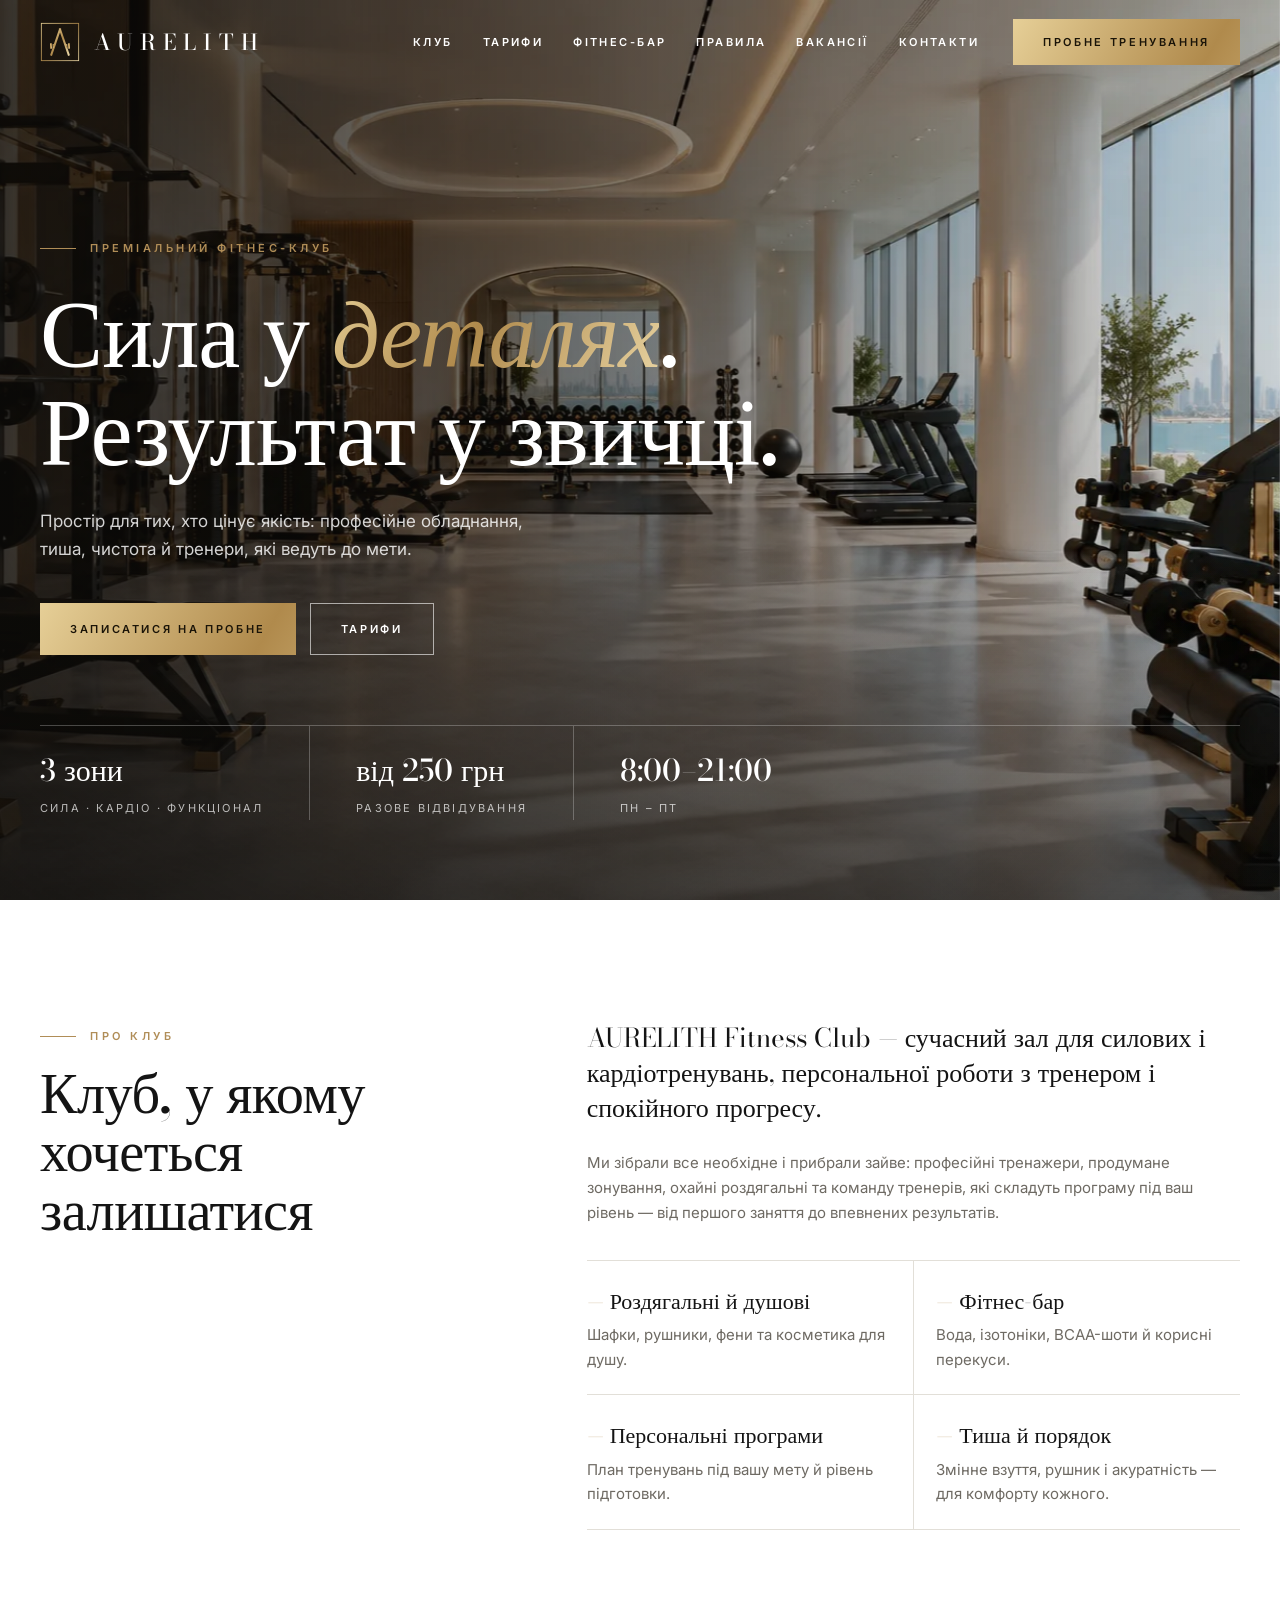
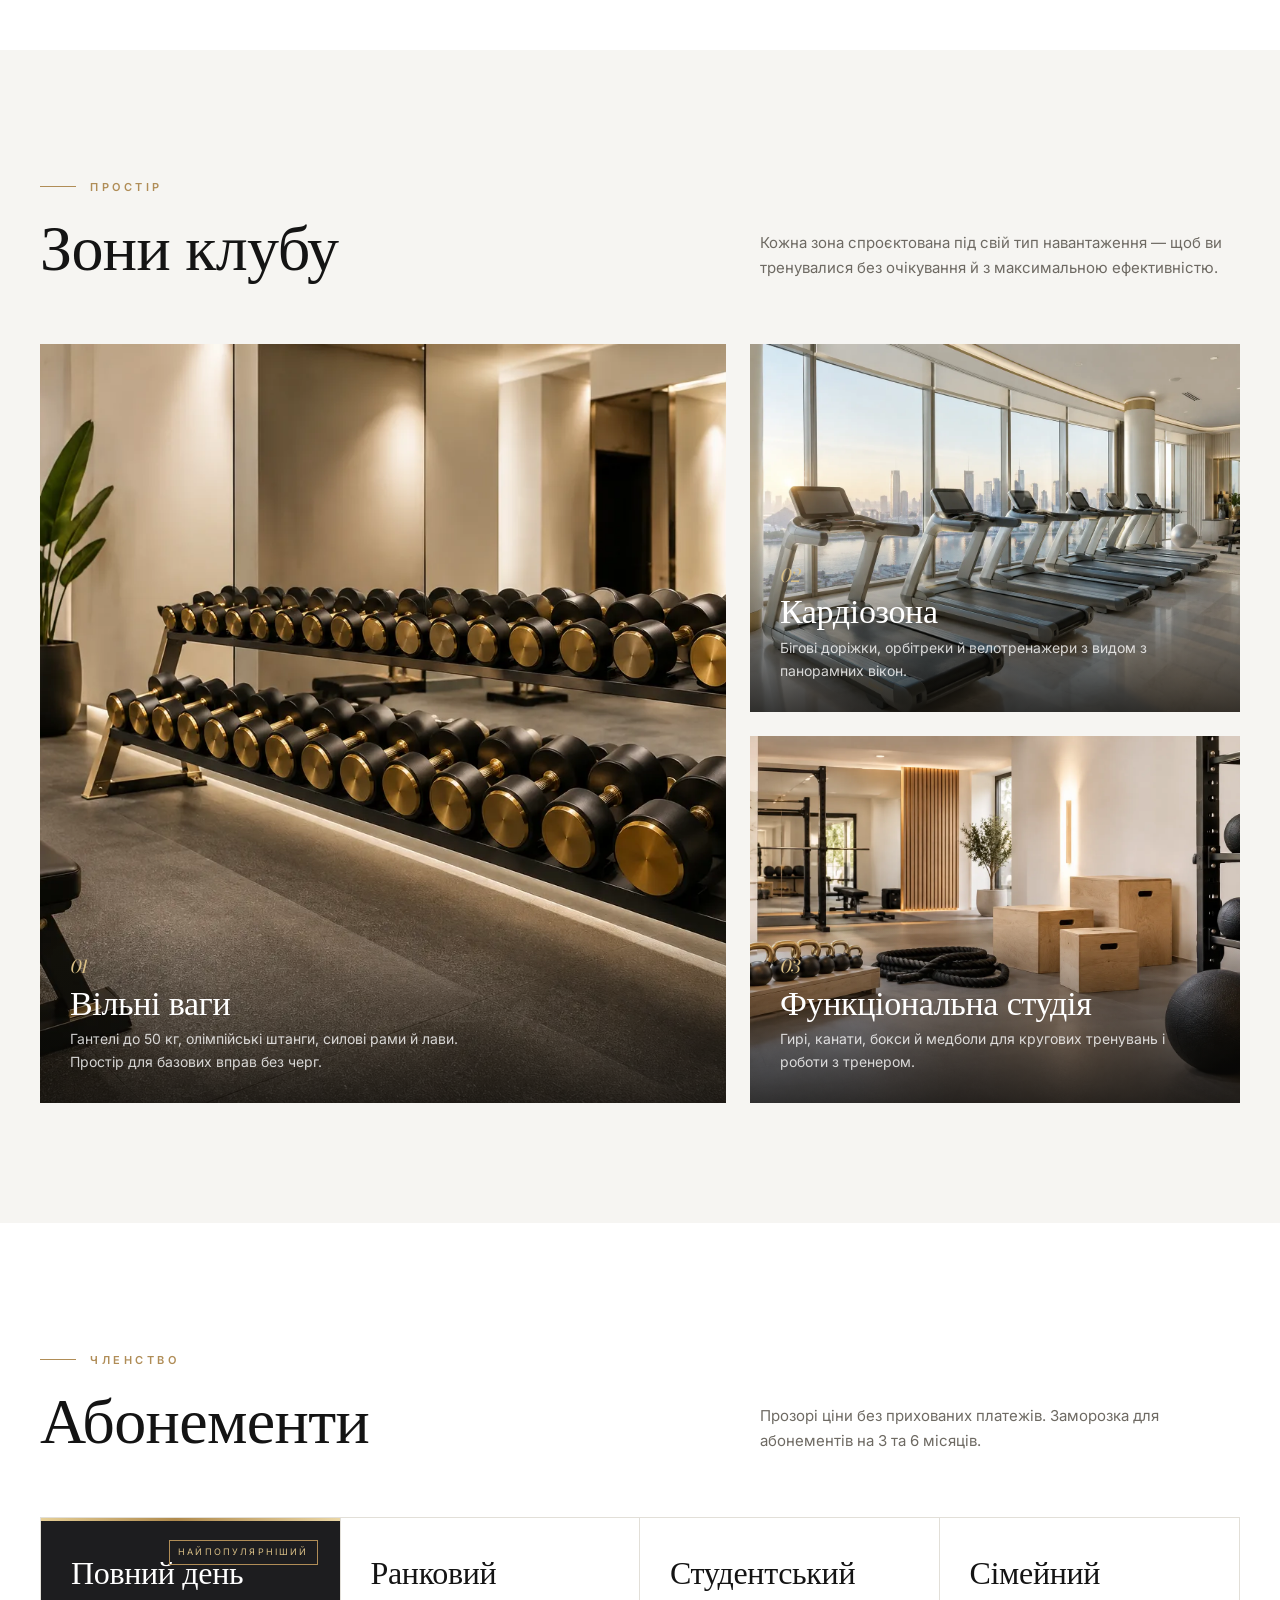
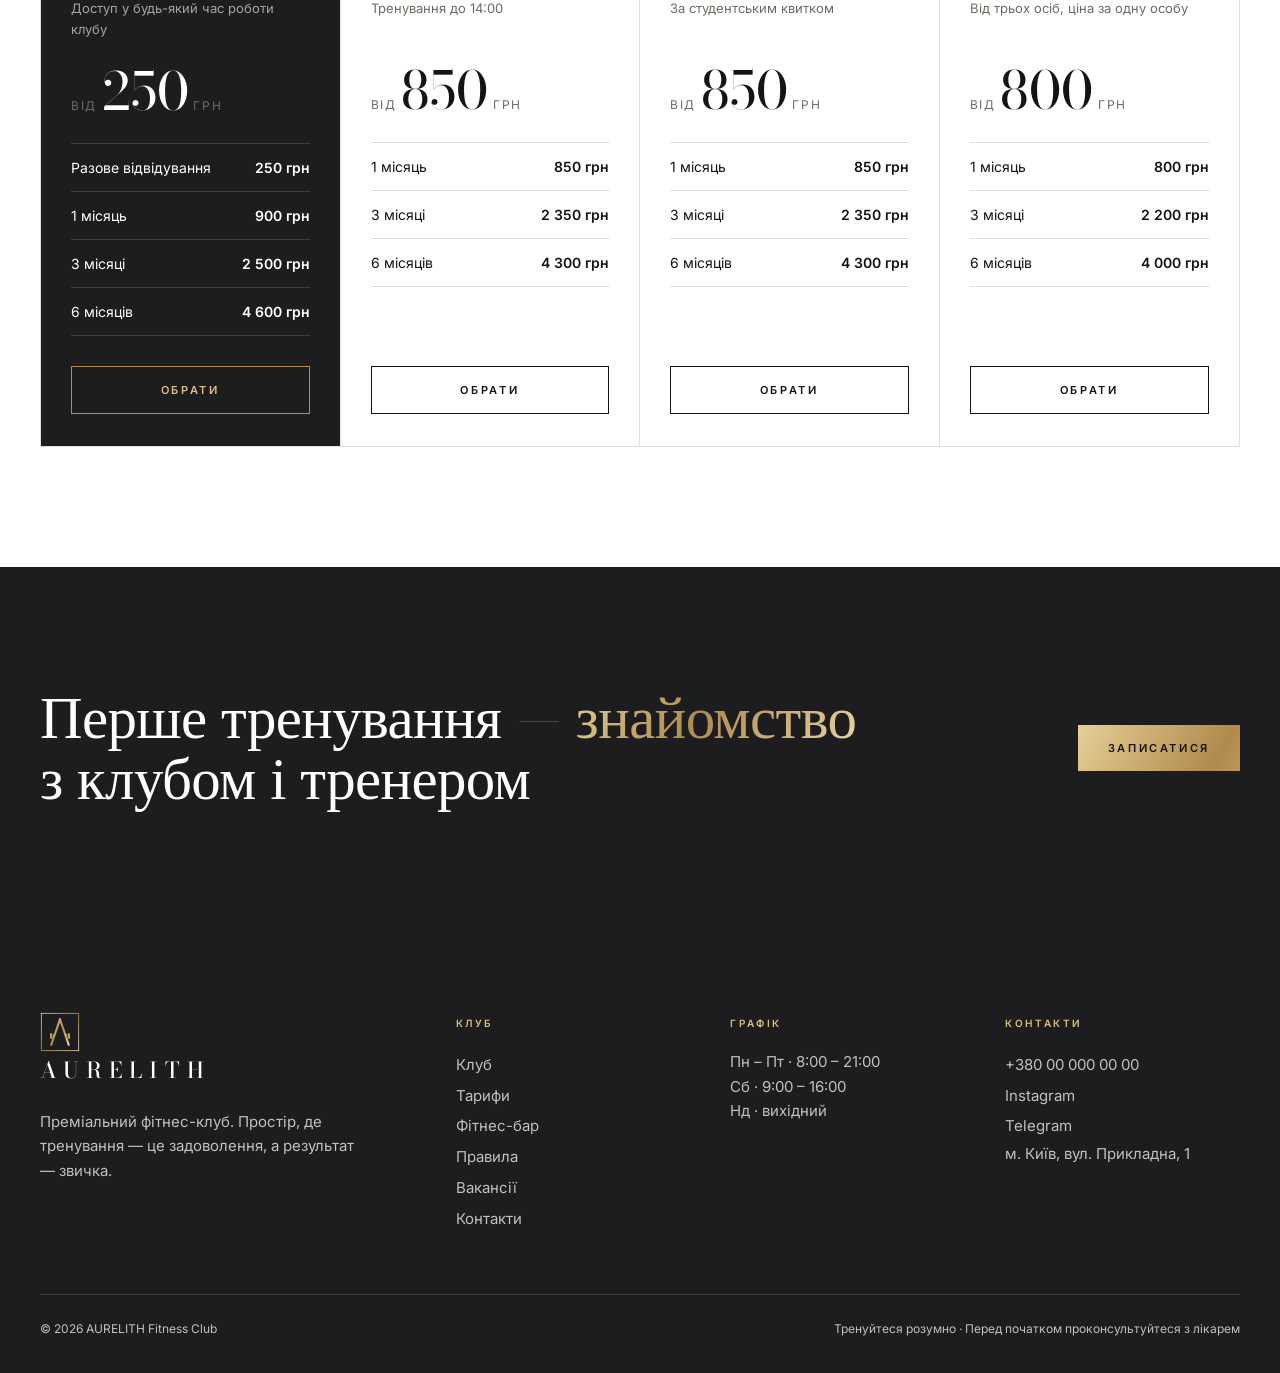
<file: index.html>
<!DOCTYPE html>
<html lang="uk">
<head>
<meta charset="UTF-8">
<meta name="viewport" content="width=device-width, initial-scale=1.0">
<title>AURELITH Fitness Club — преміальний фітнес-клуб</title>
<meta name="description" content="AURELITH — преміальний фітнес-клуб: зона вільних ваг, кардіо, функціональна студія, персональні тренування. Абонементи від 250 грн. Запишіться на пробне тренування.">
<meta property="og:title" content="AURELITH Fitness Club">
<meta property="og:description" content="Сила у деталях. Результат — у звичці. Запишіться на пробне тренування.">
<meta property="og:image" content="assets/img/hero.webp">
<meta name="theme-color" content="#141414">
<link rel="icon" href="assets/favicon.svg" type="image/svg+xml">
<link rel="preconnect" href="https://fonts.googleapis.com">
<link rel="preconnect" href="https://fonts.gstatic.com" crossorigin>
<link href="https://fonts.googleapis.com/css2?family=Bodoni+Moda:ital,opsz,wght@0,6..96,400;0,6..96,500;1,6..96,500&family=Inter:wght@400;500;600&display=swap" rel="stylesheet">
<link rel="stylesheet" href="css/style.css">
</head>
<body>
<div id="app"></div>
<noscript><p style="padding:24px;font-family:sans-serif">Увімкніть JavaScript, щоб переглянути сайт.</p></noscript>
<script type="module" src="js/app.js"></script>
</body>
</html>
</file>
<file: css/style.css>
:root {
  --white: #FFFFFF; --paper: #F6F5F2; --stone: #ECEAE5; --line: #E2DFD8; --ink: #141414; --graphite: #1D1D1F; --muted: #6E6A63;
  --gold: #B08D57; --gold-l: #D9BF86; --gold-grad: linear-gradient(120deg, #E6CF97 0%, #B08A4C 45%, #EBD7A6 100%);
  --serif: 'Bodoni Moda', 'Didot', Georgia, serif; --sans: 'Inter', system-ui, -apple-system, 'Segoe UI', sans-serif; --ease: cubic-bezier(.2, .7, .2, 1);
}
* { box-sizing: border-box; }
html { scroll-behavior: smooth; }
body { margin: 0; background: var(--white); color: var(--ink); font-family: var(--sans); font-size: 15px; line-height: 1.65; -webkit-font-smoothing: antialiased; }
img { display: block; max-width: 100%; }
a { color: inherit; }
button { font-family: inherit; cursor: pointer; color: inherit; }
h1, h2, h3 { font-family: var(--serif); font-weight: 500; line-height: 1.04; margin: 0; letter-spacing: -.01em; }
.container { max-width: 1320px; margin: 0 auto; padding: 0 40px; }
.kicker { font-size: 11px; letter-spacing: .32em; text-transform: uppercase; font-weight: 600; color: var(--gold); display: inline-flex; align-items: center; gap: 14px; }
.kicker::before { content: ''; width: 36px; height: 1px; background: var(--gold); }
.muted { color: var(--muted); }
.gold-text { background: var(--gold-grad); -webkit-background-clip: text; background-clip: text; color: transparent; }
.hidden { display: none !important; }

.btn { display: inline-flex; align-items: center; justify-content: center; gap: 10px; padding: 16px 30px; border: 1px solid var(--ink); background: transparent; font-size: 11px; font-weight: 600; letter-spacing: .24em; text-transform: uppercase; text-decoration: none; transition: .25s var(--ease); }
.btn:hover { background: var(--ink); color: #fff; }
.btn-gold { border: 0; background: var(--gold-grad); background-size: 200% 100%; color: #1A1408; }
.btn-gold:hover { background-position: 100% 0; color: #1A1408; }
.btn-light { border-color: rgba(255, 255, 255, .6); color: #fff; } .btn-light:hover { background: #fff; color: var(--ink); }
.btn-block { width: 100%; }

/* шапка */
.header { position: fixed; top: 0; left: 0; right: 0; z-index: 50; transition: background .3s, border-color .3s; border-bottom: 1px solid transparent; }
.header.solid, .header.always { background: rgba(255, 255, 255, .96); backdrop-filter: blur(10px); border-color: var(--line); }
.header .container { display: flex; align-items: center; gap: 34px; height: 84px; }
.brand { display: flex; align-items: center; gap: 14px; text-decoration: none; }
.brand img { width: 40px; height: 40px; }
.brand b { font-family: var(--serif); font-size: 22px; letter-spacing: .32em; font-weight: 500; }
.header:not(.solid):not(.always) .brand b, .header:not(.solid):not(.always) .nav a, .header:not(.solid):not(.always) .burger { color: #fff; }
.nav { display: flex; gap: 30px; margin-left: auto; }
.nav a { text-decoration: none; font-size: 11px; letter-spacing: .22em; text-transform: uppercase; font-weight: 600; position: relative; padding: 6px 0; }
.nav a::after { content: ''; position: absolute; left: 0; right: 100%; bottom: 0; height: 1px; background: var(--gold); transition: right .3s var(--ease); }
.nav a:hover::after, .nav a.on::after { right: 0; }
.burger { display: none; border: 0; background: none; margin-left: auto; width: 44px; height: 44px; }
.burger svg { width: 24px; height: 24px; }

/* герой */
.hero { position: relative; min-height: 100vh; display: flex; align-items: flex-end; color: #fff; overflow: hidden; }
.hero > img { position: absolute; inset: 0; width: 100%; height: 100%; object-fit: cover; transform: scale(1.04); animation: zoom 14s ease-out forwards; }
@keyframes zoom { to { transform: scale(1); } }
.hero::after { content: ''; position: absolute; inset: 0; background: linear-gradient(90deg, rgba(12, 11, 9, .82) 0%, rgba(12, 11, 9, .55) 45%, rgba(12, 11, 9, .1) 100%), linear-gradient(0deg, rgba(12, 11, 9, .55), transparent 40%); }
.hero .container { position: relative; z-index: 1; width: 100%; padding-bottom: 80px; }
.hero h1 { font-size: clamp(54px, 7.4vw, 118px); margin: 26px 0 26px; max-width: 900px; }
.hero h1 em { font-style: italic; }
.hero p { max-width: 520px; font-size: 17px; color: rgba(255, 255, 255, .82); margin: 0 0 40px; }
.hero .actions { display: flex; gap: 14px; flex-wrap: wrap; }
.hero-meta { display: grid; grid-template-columns: repeat(3, auto); justify-content: start; gap: 0; margin-top: 70px; border-top: 1px solid rgba(255, 255, 255, .25); }
.hero-meta div { padding: 20px 46px 0 0; margin-right: 46px; border-right: 1px solid rgba(255, 255, 255, .25); }
.hero-meta div:last-child { border: 0; }
.hero-meta b { display: block; font-family: var(--serif); font-size: 30px; font-weight: 500; }
.hero-meta span { font-size: 11px; letter-spacing: .2em; text-transform: uppercase; color: rgba(255, 255, 255, .7); }

/* секції */
.section { padding: 120px 0; }
.section.paper { background: var(--paper); }
.section.dark { background: var(--graphite); color: #fff; }
.head { display: grid; grid-template-columns: 1fr 1fr; gap: 60px; align-items: end; margin-bottom: 64px; }
.head h2 { font-size: clamp(42px, 5vw, 76px); margin-top: 18px; }
.head p { margin: 0; max-width: 480px; justify-self: end; }
.intro { display: grid; grid-template-columns: 5fr 7fr; gap: 80px; align-items: start; }
.intro h2 { font-size: clamp(40px, 4.4vw, 64px); margin-top: 18px; }
.intro .lead { font-family: var(--serif); font-size: 26px; line-height: 1.35; margin: 0 0 26px; }
.amen { display: grid; grid-template-columns: 1fr 1fr; border-top: 1px solid var(--line); margin-top: 34px; }
.amen div { padding: 22px 22px 22px 0; border-bottom: 1px solid var(--line); }
.amen div:nth-child(even) { padding-left: 22px; border-left: 1px solid var(--line); }
.amen b { display: block; font-family: var(--serif); font-size: 22px; font-weight: 500; margin-bottom: 4px; }
.amen b::before { content: '— '; color: var(--gold); }

/* зони */
.zones { display: grid; grid-template-columns: 1.4fr 1fr; grid-template-rows: auto auto; gap: 24px; }
.zone { position: relative; overflow: hidden; background: var(--stone); color: #fff; }
.zone:first-child { grid-row: span 2; }
.zone img { width: 100%; height: 100%; object-fit: cover; aspect-ratio: 4/3; transition: transform 1.2s var(--ease); }
.zone:first-child img { aspect-ratio: auto; min-height: 100%; }
.zone:hover img { transform: scale(1.04); }
.zone .cap { position: absolute; left: 0; right: 0; bottom: 0; padding: 30px; background: linear-gradient(0deg, rgba(12, 11, 9, .8), transparent); }
.zone .cap .n { font-family: var(--serif); font-style: italic; color: var(--gold-l); font-size: 18px; }
.zone h3 { font-size: 34px; margin: 4px 0 6px; }
.zone p { margin: 0; max-width: 420px; color: rgba(255, 255, 255, .8); font-size: 14px; }

/* тарифи */
.plans { display: grid; grid-template-columns: repeat(4, 1fr); border: 1px solid var(--line); background: var(--white); }
.plan { padding: 38px 30px 32px; border-right: 1px solid var(--line); display: flex; flex-direction: column; position: relative; }
.plan:last-child { border-right: 0; }
.plan.featured { background: var(--graphite); color: #fff; }
.plan.featured::before { content: ''; position: absolute; top: 0; left: 0; right: 0; height: 3px; background: var(--gold-grad); }
.plan .badge { position: absolute; top: 22px; right: 22px; font-size: 9px; letter-spacing: .24em; text-transform: uppercase; color: var(--gold-l); border: 1px solid var(--gold); padding: 4px 8px; }
.plan h3 { font-size: 32px; }
.plan .note { font-size: 13px; color: var(--muted); margin: 8px 0 24px; min-height: 42px; }
.plan.featured .note { color: rgba(255, 255, 255, .6); }
.plan .from { font-family: var(--serif); font-size: 52px; line-height: 1; } .plan .from small { font-family: var(--sans); font-size: 12px; letter-spacing: .14em; color: var(--muted); text-transform: uppercase; }
.plan ul { list-style: none; padding: 0; margin: 26px 0 30px; border-top: 1px solid var(--line); }
.plan.featured ul { border-color: rgba(255, 255, 255, .15); }
.plan li { display: flex; justify-content: space-between; padding: 12px 0; border-bottom: 1px solid var(--line); font-size: 14px; }
.plan.featured li { border-color: rgba(255, 255, 255, .15); }
.plan li b { font-weight: 600; }
.plan .btn { margin-top: auto; }
.plan.featured .btn { border-color: var(--gold); color: var(--gold-l); } .plan.featured .btn:hover { background: var(--gold); color: var(--ink); }
.extra { display: grid; grid-template-columns: 1fr 1fr; gap: 24px; margin-top: 24px; }
.panel { border: 1px solid var(--line); background: var(--white); padding: 34px; }
.panel h3 { font-size: 30px; margin-bottom: 14px; }
.list li { list-style: none; } .list { padding: 0; margin: 0; }
.list .row { display: flex; justify-content: space-between; gap: 16px; padding: 13px 0; border-bottom: 1px solid var(--line); }
.list .row small { display: block; color: var(--muted); font-size: 12px; }
.list .row b { white-space: nowrap; font-weight: 600; }
.list .row:last-child { border-bottom: 0; }

/* темний CTA */
.cta { display: grid; grid-template-columns: 1fr auto; align-items: center; gap: 40px; }
.cta h2 { font-size: clamp(40px, 4.6vw, 70px); max-width: 820px; }

/* сторінки */
.page-head { padding: 170px 0 70px; background: var(--paper); border-bottom: 1px solid var(--line); }
.page-head h1 { font-size: clamp(54px, 7vw, 108px); margin-top: 18px; }
.page-head p { max-width: 560px; margin: 22px 0 0; font-size: 17px; }
.bar { display: grid; grid-template-columns: repeat(2, 1fr); gap: 24px; }
.rules { counter-reset: r; display: grid; grid-template-columns: 1fr 1fr; gap: 0; border-top: 1px solid var(--line); }
.rule { padding: 34px 34px 34px 0; border-bottom: 1px solid var(--line); }
.rule:nth-child(even) { padding-left: 34px; border-left: 1px solid var(--line); }
.rule h3 { font-size: 28px; margin-bottom: 10px; } .rule h3::before { counter-increment: r; content: counter(r, decimal-leading-zero) '  '; color: var(--gold); font-style: italic; font-size: 20px; }
.rule p { margin: 0 0 8px; color: #3D3A35; }
.job { display: grid; grid-template-columns: 1fr 1.2fr auto; gap: 40px; padding: 40px 0; border-bottom: 1px solid var(--line); align-items: start; }
.job:first-child { border-top: 1px solid var(--ink); }
.job h3 { font-size: 34px; }
.job ul { margin: 0; padding-left: 18px; }
.contacts { display: grid; grid-template-columns: 1fr 1fr; gap: 0; border: 1px solid var(--line); }
.contacts > div { padding: 46px; } .contacts > div + div { border-left: 1px solid var(--line); background: var(--paper); }
.cl { display: grid; grid-template-columns: 140px 1fr; border-top: 1px solid var(--line); }
.cl dt, .cl dd { margin: 0; padding: 16px 0; border-bottom: 1px solid var(--line); }
.cl dt { font-size: 10px; letter-spacing: .24em; text-transform: uppercase; color: var(--muted); font-weight: 600; padding-top: 19px; }
.cl a { text-decoration: none; } .cl a:hover { color: var(--gold); }

/* форма */
.f { display: block; margin-bottom: 16px; font-size: 10px; letter-spacing: .24em; text-transform: uppercase; font-weight: 600; color: var(--muted); }
.f > span { display: block; margin-bottom: 8px; }
.input, select.input, textarea.input { width: 100%; font: inherit; font-size: 15px; letter-spacing: 0; text-transform: none; color: var(--ink); padding: 14px 0; border: 0; border-bottom: 1px solid var(--line); background: transparent; border-radius: 0; }
.input:focus { outline: none; border-color: var(--gold); }
.chips { display: flex; flex-wrap: wrap; gap: 8px; }
.chips label { cursor: pointer; } .chips input { position: absolute; opacity: 0; }
.chips span { display: inline-block; border: 1px solid var(--line); padding: 9px 14px; font-size: 12px; letter-spacing: .06em; text-transform: none; color: var(--ink); font-weight: 500; }
.chips input:checked + span { border-color: var(--ink); background: var(--ink); color: #fff; }
.chips input:focus-visible + span { outline: 2px solid var(--gold); }

/* модальне вікно */
.overlay { position: fixed; inset: 0; z-index: 80; background: rgba(12, 11, 9, .6); display: flex; align-items: center; justify-content: center; padding: 24px; animation: fade .25s; }
@keyframes fade { from { opacity: 0; } }
.modal { background: var(--white); width: min(560px, 100%); max-height: calc(100vh - 48px); overflow: auto; padding: 46px 44px 40px; position: relative; border-top: 3px solid var(--gold); animation: rise .35s var(--ease); }
@keyframes rise { from { transform: translateY(16px); opacity: 0; } }
.modal h2 { font-size: 40px; margin: 14px 0 24px; }
.modal .x { position: absolute; top: 14px; right: 14px; border: 0; background: none; width: 40px; height: 40px; font-size: 22px; }
.msgr { display: grid; gap: 10px; margin-top: 20px; }

/* підвал */
.footer { background: var(--graphite); color: rgba(255, 255, 255, .72); padding: 80px 0 34px; }
.footer .grid { display: grid; grid-template-columns: 1.6fr 1fr 1fr 1fr; gap: 40px; }
.footer .brand b { color: #fff; }
.footer h4 { color: var(--gold-l); font-size: 10px; letter-spacing: .26em; text-transform: uppercase; margin: 6px 0 18px; font-weight: 600; }
.footer a { text-decoration: none; display: block; padding: 3px 0; } .footer a:hover { color: #fff; }
.footer .bottom { border-top: 1px solid rgba(255, 255, 255, .12); margin-top: 60px; padding-top: 24px; font-size: 12px; display: flex; justify-content: space-between; gap: 20px; flex-wrap: wrap; }

.reveal { opacity: 0; transform: translateY(24px); transition: opacity .9s var(--ease), transform .9s var(--ease); }
.reveal.in { opacity: 1; transform: none; }

@media (max-width: 1100px) {
  .plans { grid-template-columns: 1fr 1fr; } .plan:nth-child(2) { border-right: 0; } .plan:nth-child(-n+2) { border-bottom: 1px solid var(--line); }
}
@media (max-width: 900px) {
  .container { padding: 0 22px; }
  .nav { display: none; position: fixed; inset: 84px 0 auto 0; background: #fff; flex-direction: column; gap: 0; padding: 10px 22px 24px; border-bottom: 1px solid var(--line); }
  .nav.open { display: flex; } .nav a { color: var(--ink) !important; padding: 16px 0; border-bottom: 1px solid var(--line); }
  .burger { display: inline-grid; place-items: center; } .header .btn-gold { display: none; }
  .hero-meta { grid-template-columns: 1fr 1fr 1fr; } .hero-meta div { padding-right: 14px; margin-right: 14px; } .hero-meta b { font-size: 22px; }
  .head, .intro, .cta, .extra, .bar, .rules, .contacts, .job { grid-template-columns: 1fr; } .head p { justify-self: start; }
  .intro { gap: 30px; } .zones { grid-template-columns: 1fr; } .zone:first-child { grid-row: auto; } .zone:first-child img { aspect-ratio: 4/3; }
  .rule:nth-child(even) { padding-left: 0; border-left: 0; } .contacts > div + div { border-left: 0; border-top: 1px solid var(--line); } .contacts > div { padding: 30px 22px; }
  .job { gap: 14px; } .section { padding: 80px 0; } .footer .grid { grid-template-columns: 1fr 1fr; }
  .page-head { padding: 140px 0 50px; }
}
@media (max-width: 600px) {
  .plans { grid-template-columns: 1fr; } .plan { border-right: 0 !important; border-bottom: 1px solid var(--line); }
  .amen { grid-template-columns: 1fr; } .amen div:nth-child(even) { padding-left: 0; border-left: 0; }
  .hero .container { padding: 120px 18px 40px; } .hero-meta { margin-top: 40px; } .hero-meta b { font-size: 17px; white-space: nowrap; } .hero-meta span { font-size: 9px; letter-spacing: .1em; } .hero h1 { font-size: 46px; }
  .footer .grid { grid-template-columns: 1fr; } .modal { padding: 40px 22px 30px; } .brand b { font-size: 18px; letter-spacing: .26em; }
  .cl { grid-template-columns: 100px 1fr; }
}
@media (prefers-reduced-motion: reduce) { * { animation: none !important; transition: none !important; } .reveal { opacity: 1; transform: none; } }
</file>
